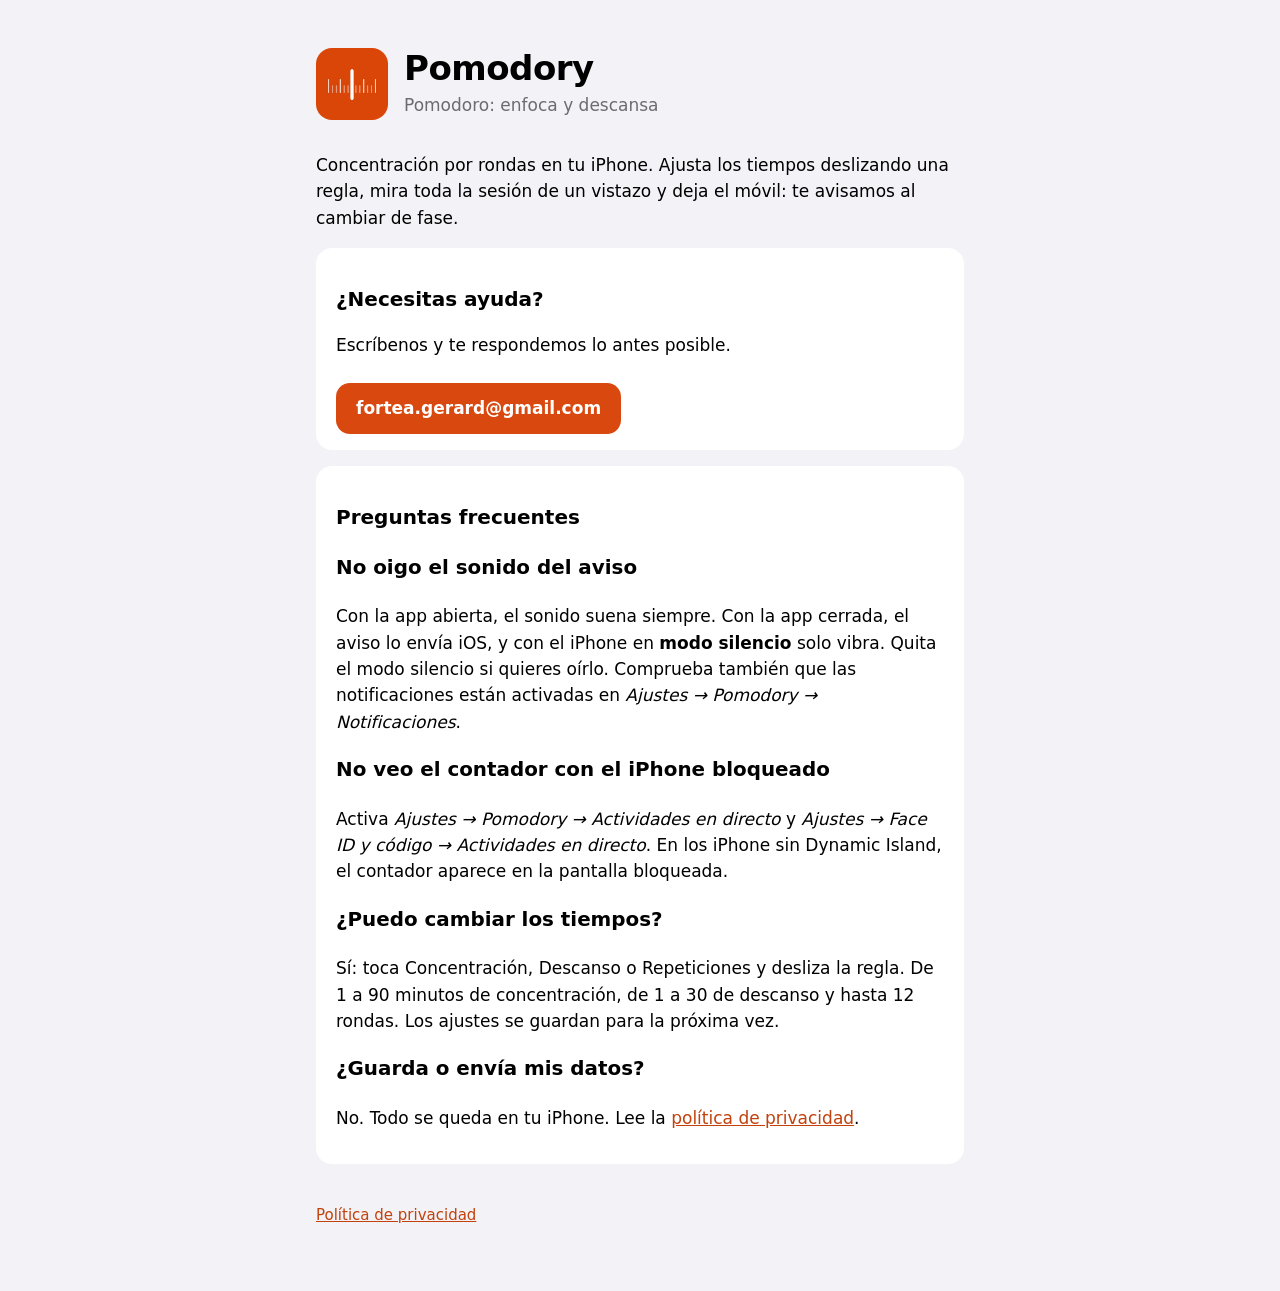
<file: index.html>
<!doctype html>
<html lang="es">
<head>
  <meta charset="utf-8">
  <meta name="viewport" content="width=device-width, initial-scale=1">
  <title>Pomodory · Soporte</title>
  <meta name="description" content="Ayuda y contacto de Pomodory, el temporizador pomodoro para iPhone.">
  <link rel="icon" href="icon.png">
  <link rel="stylesheet" href="style.css">
</head>
<body>
<main>
  <header>
    <img src="icon.png" alt="Icono de Pomodory">
    <div>
      <h1>Pomodory</h1>
      <p>Pomodoro: enfoca y descansa</p>
    </div>
  </header>

  <p>Concentración por rondas en tu iPhone. Ajusta los tiempos deslizando una regla, mira toda la sesión de un vistazo y deja el móvil: te avisamos al cambiar de fase.</p>

  <section>
    <h2>¿Necesitas ayuda?</h2>
    <p>Escríbenos y te respondemos lo antes posible.</p>
    <a class="button" href="mailto:fortea.gerard@gmail.com?subject=Pomodory">fortea.gerard@gmail.com</a>
  </section>

  <section>
    <h2>Preguntas frecuentes</h2>

    <h3>No oigo el sonido del aviso</h3>
    <p>Con la app abierta, el sonido suena siempre. Con la app cerrada, el aviso lo envía iOS, y con el iPhone en <strong>modo silencio</strong> solo vibra. Quita el modo silencio si quieres oírlo. Comprueba también que las notificaciones están activadas en <em>Ajustes → Pomodory → Notificaciones</em>.</p>

    <h3>No veo el contador con el iPhone bloqueado</h3>
    <p>Activa <em>Ajustes → Pomodory → Actividades en directo</em> y <em>Ajustes → Face ID y código → Actividades en directo</em>. En los iPhone sin Dynamic Island, el contador aparece en la pantalla bloqueada.</p>

    <h3>¿Puedo cambiar los tiempos?</h3>
    <p>Sí: toca Concentración, Descanso o Repeticiones y desliza la regla. De 1 a 90 minutos de concentración, de 1 a 30 de descanso y hasta 12 rondas. Los ajustes se guardan para la próxima vez.</p>

    <h3>¿Guarda o envía mis datos?</h3>
    <p>No. Todo se queda en tu iPhone. Lee la <a href="privacidad/">política de privacidad</a>.</p>
  </section>

  <footer>
    <a href="privacidad/">Política de privacidad</a>
  </footer>
</main>
</body>
</html>
</file>
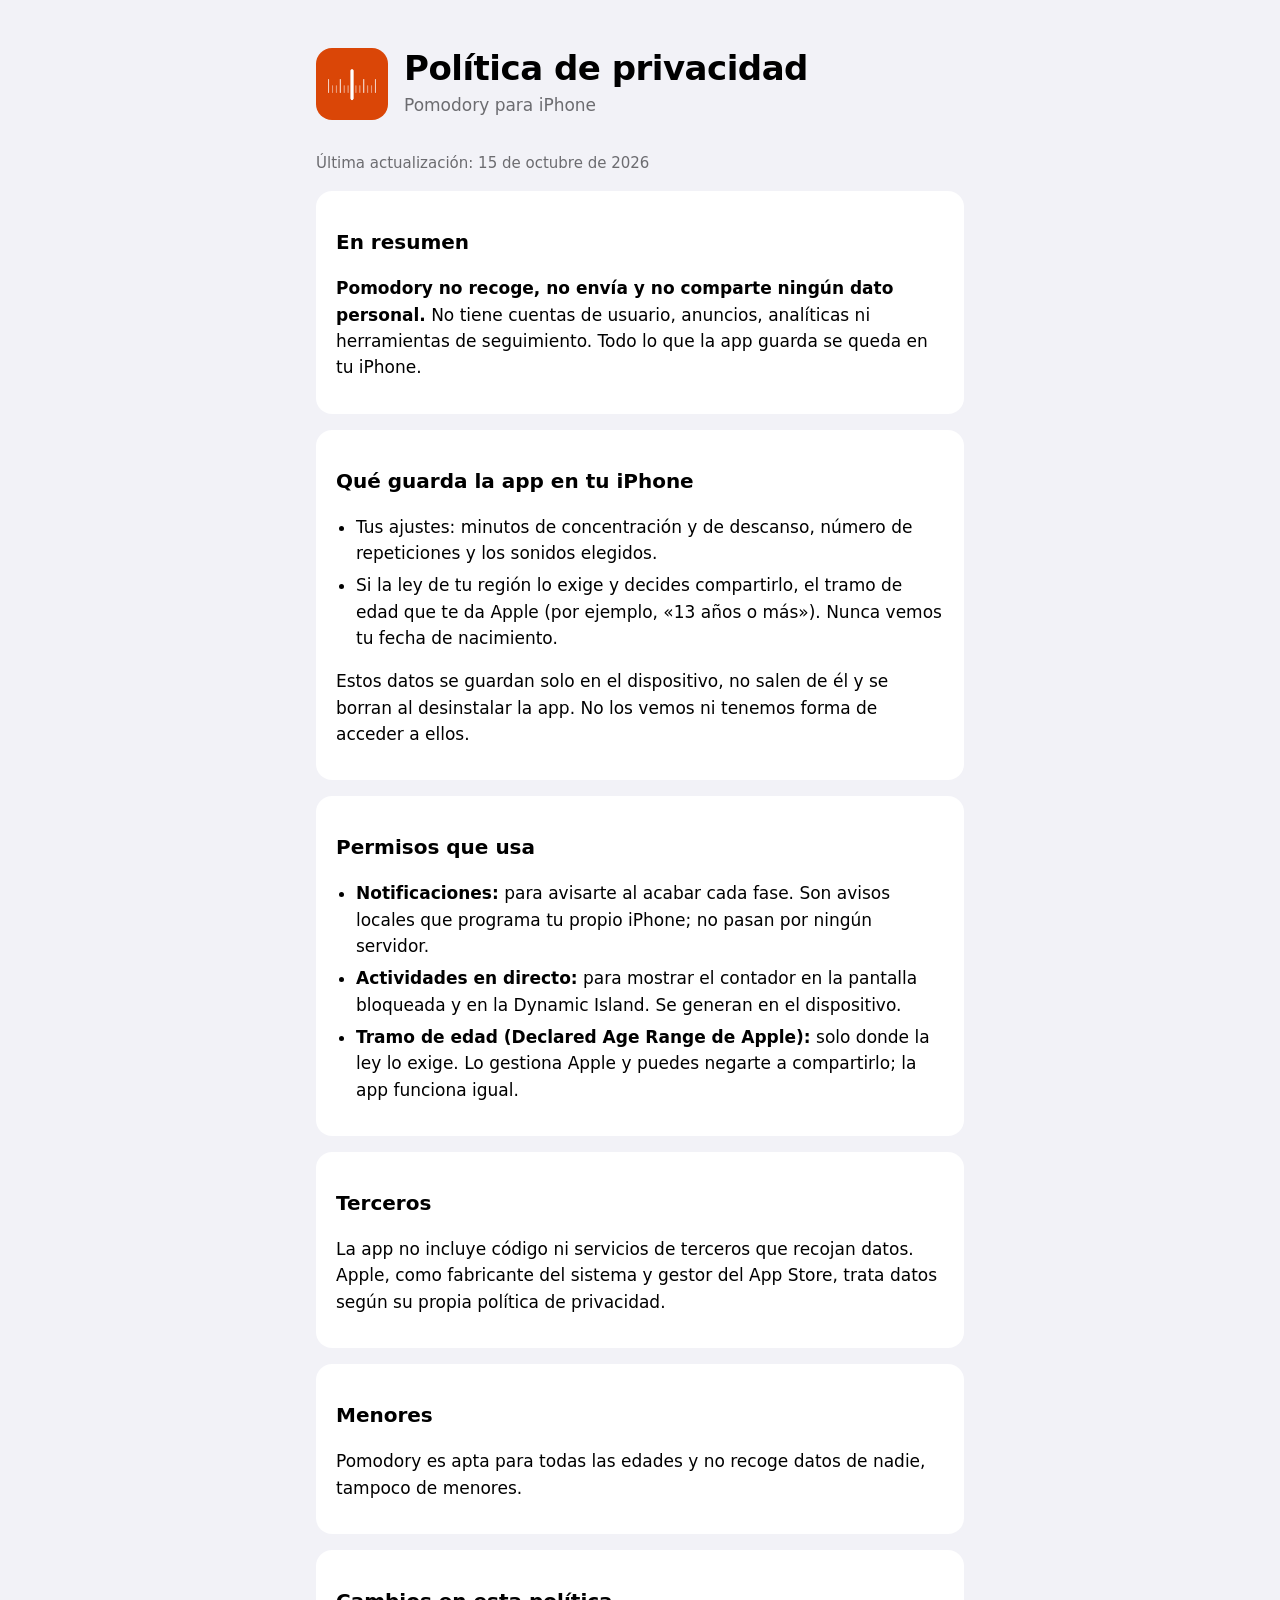
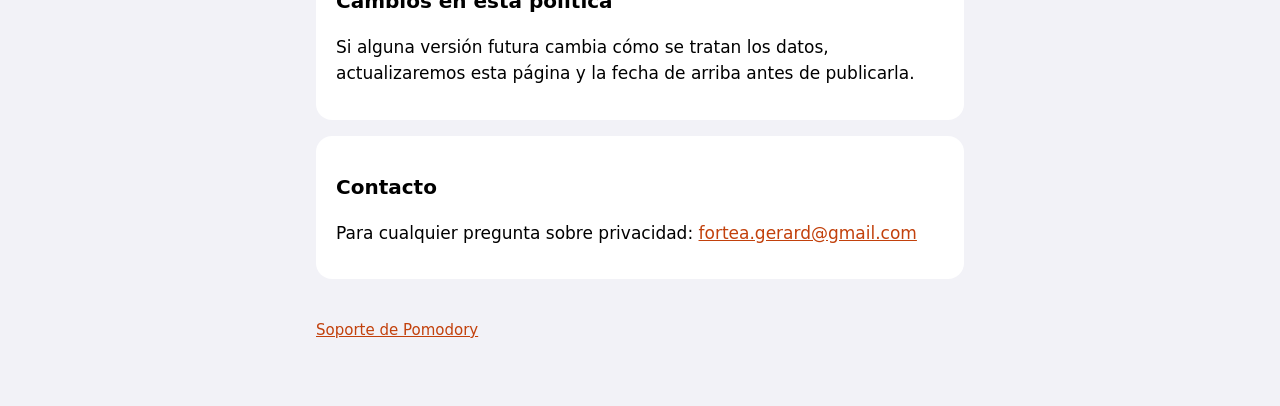
<file: privacidad/index.html>
<!doctype html>
<html lang="es">
<head>
  <meta charset="utf-8">
  <meta name="viewport" content="width=device-width, initial-scale=1">
  <title>Pomodory · Política de privacidad</title>
  <meta name="description" content="Política de privacidad de Pomodory: la app no recoge ni comparte datos personales.">
  <link rel="icon" href="../icon.png">
  <link rel="stylesheet" href="../style.css">
</head>
<body>
<main>
  <header>
    <img src="../icon.png" alt="Icono de Pomodory">
    <div>
      <h1>Política de privacidad</h1>
      <p>Pomodory para iPhone</p>
    </div>
  </header>

  <p class="muted">Última actualización: 15 de octubre de 2026</p>

  <section>
    <h2>En resumen</h2>
    <p><strong>Pomodory no recoge, no envía y no comparte ningún dato personal.</strong> No tiene cuentas de usuario, anuncios, analíticas ni herramientas de seguimiento. Todo lo que la app guarda se queda en tu iPhone.</p>
  </section>

  <section>
    <h2>Qué guarda la app en tu iPhone</h2>
    <ul>
      <li>Tus ajustes: minutos de concentración y de descanso, número de repeticiones y los sonidos elegidos.</li>
      <li>Si la ley de tu región lo exige y decides compartirlo, el tramo de edad que te da Apple (por ejemplo, «13 años o más»). Nunca vemos tu fecha de nacimiento.</li>
    </ul>
    <p>Estos datos se guardan solo en el dispositivo, no salen de él y se borran al desinstalar la app. No los vemos ni tenemos forma de acceder a ellos.</p>
  </section>

  <section>
    <h2>Permisos que usa</h2>
    <ul>
      <li><strong>Notificaciones:</strong> para avisarte al acabar cada fase. Son avisos locales que programa tu propio iPhone; no pasan por ningún servidor.</li>
      <li><strong>Actividades en directo:</strong> para mostrar el contador en la pantalla bloqueada y en la Dynamic Island. Se generan en el dispositivo.</li>
      <li><strong>Tramo de edad (Declared Age Range de Apple):</strong> solo donde la ley lo exige. Lo gestiona Apple y puedes negarte a compartirlo; la app funciona igual.</li>
    </ul>
  </section>

  <section>
    <h2>Terceros</h2>
    <p>La app no incluye código ni servicios de terceros que recojan datos. Apple, como fabricante del sistema y gestor del App Store, trata datos según su propia política de privacidad.</p>
  </section>

  <section>
    <h2>Menores</h2>
    <p>Pomodory es apta para todas las edades y no recoge datos de nadie, tampoco de menores.</p>
  </section>

  <section>
    <h2>Cambios en esta política</h2>
    <p>Si alguna versión futura cambia cómo se tratan los datos, actualizaremos esta página y la fecha de arriba antes de publicarla.</p>
  </section>

  <section>
    <h2>Contacto</h2>
    <p>Para cualquier pregunta sobre privacidad: <a href="mailto:fortea.gerard@gmail.com?subject=Privacidad%20Pomodory">fortea.gerard@gmail.com</a></p>
  </section>

  <footer>
    <a href="../">Soporte de Pomodory</a>
  </footer>
</main>
</body>
</html>
</file>
<file: style.css>
:root {
  --bg: #F2F2F7;
  --card: #FFFFFF;
  --text: #000000;
  --muted: #6C6C70;
  --line: #D1D1D6;
  --accent: #C2410C;
  --brand: #D9480F;
}
@media (prefers-color-scheme: dark) {
  :root {
    --bg: #000000;
    --card: #1C1C1E;
    --text: #FFFFFF;
    --muted: #98989F;
    --line: #38383A;
    --accent: #FF8A50;
  }
}
* { box-sizing: border-box; }
body {
  margin: 0;
  background: var(--bg);
  color: var(--text);
  font: 17px/1.55 -apple-system, BlinkMacSystemFont, "SF Pro Text", system-ui, sans-serif;
}
main { max-width: 680px; margin: 0 auto; padding: 48px 16px 64px; }
header { display: flex; align-items: center; gap: 16px; margin-bottom: 32px; }
header img { width: 72px; height: 72px; border-radius: 16px; }
h1 { margin: 0; font-size: 34px; line-height: 1.15; letter-spacing: -0.5px; }
header p { margin: 4px 0 0; color: var(--muted); }
h2 { font-size: 20px; margin: 32px 0 8px; }
section { background: var(--card); border-radius: 16px; padding: 4px 20px 16px; margin-top: 16px; }
a { color: var(--accent); }
.muted { color: var(--muted); font-size: 15px; }
ul { padding-left: 20px; }
li { margin: 6px 0; }
.button {
  display: inline-block; margin-top: 8px; padding: 12px 20px; border-radius: 14px;
  background: var(--brand); color: #fff; font-weight: 600; text-decoration: none;
}
footer { margin-top: 40px; color: var(--muted); font-size: 15px; }
</file>
